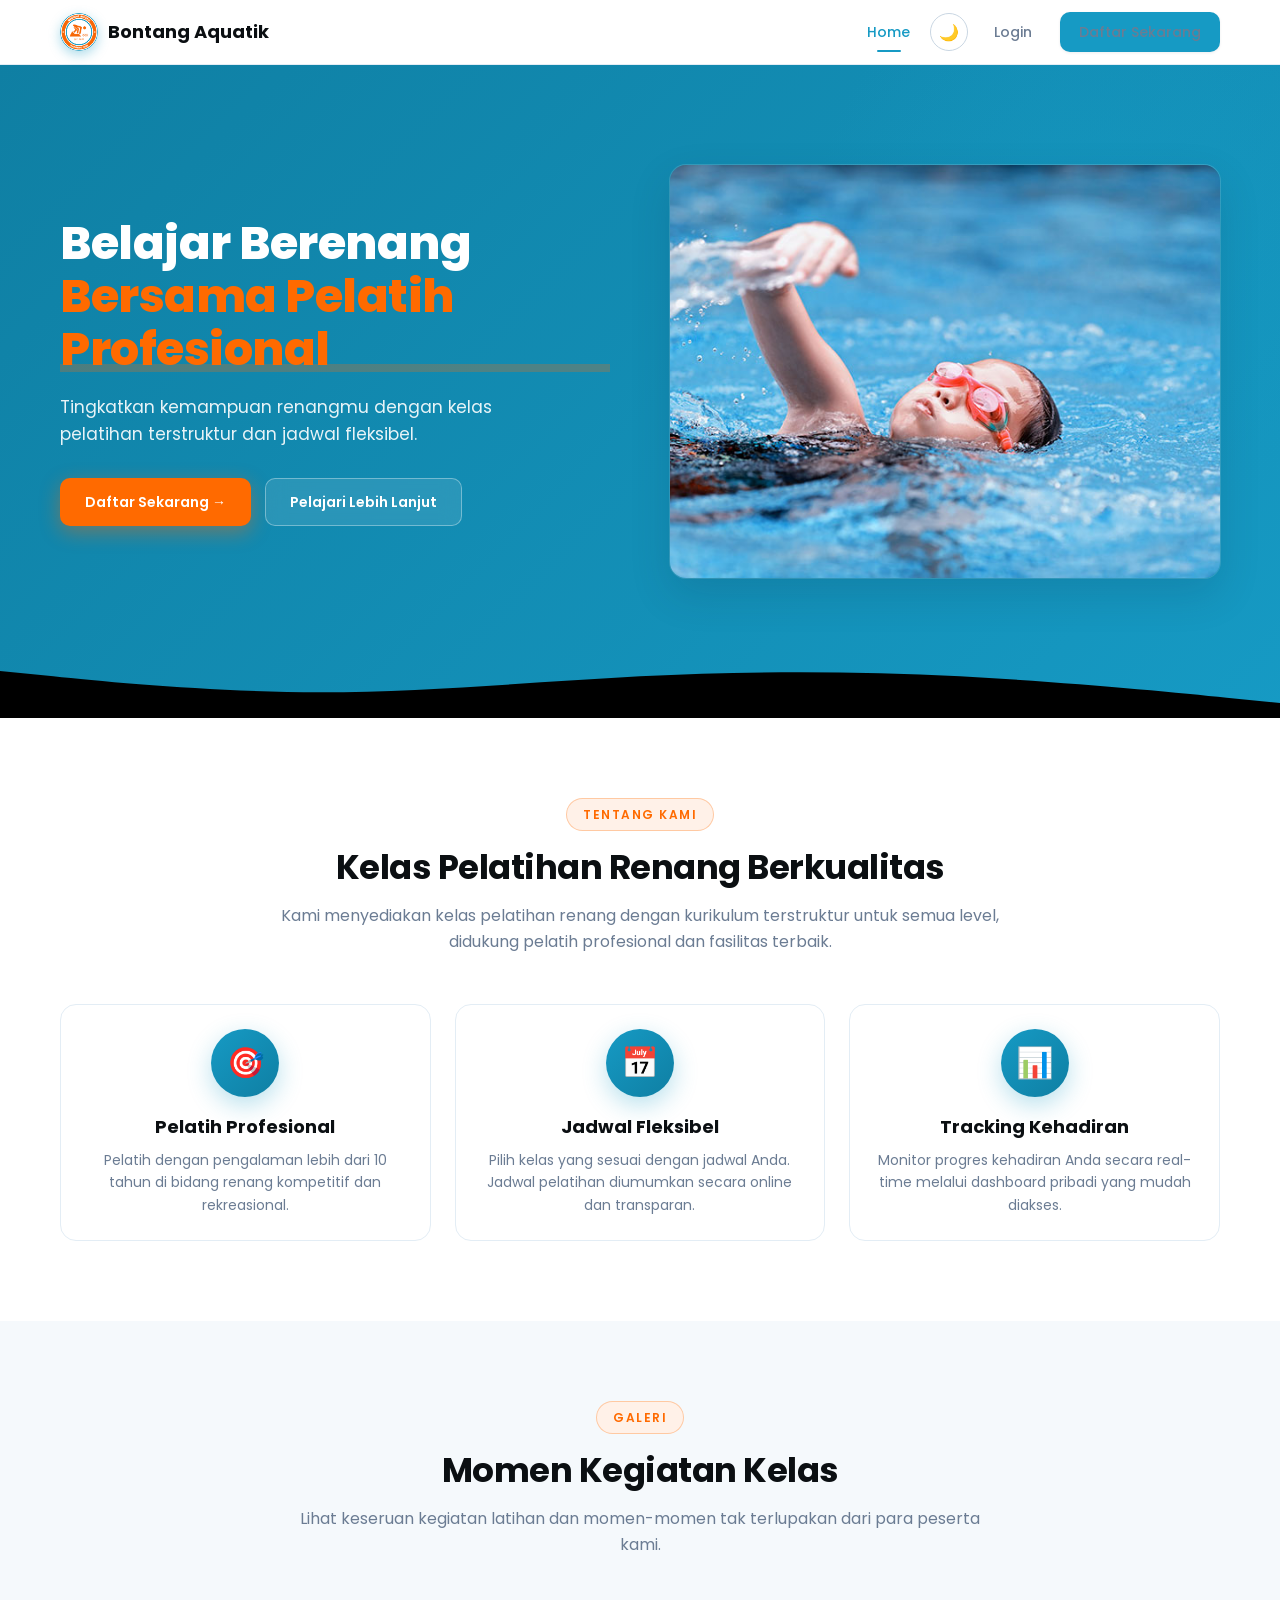
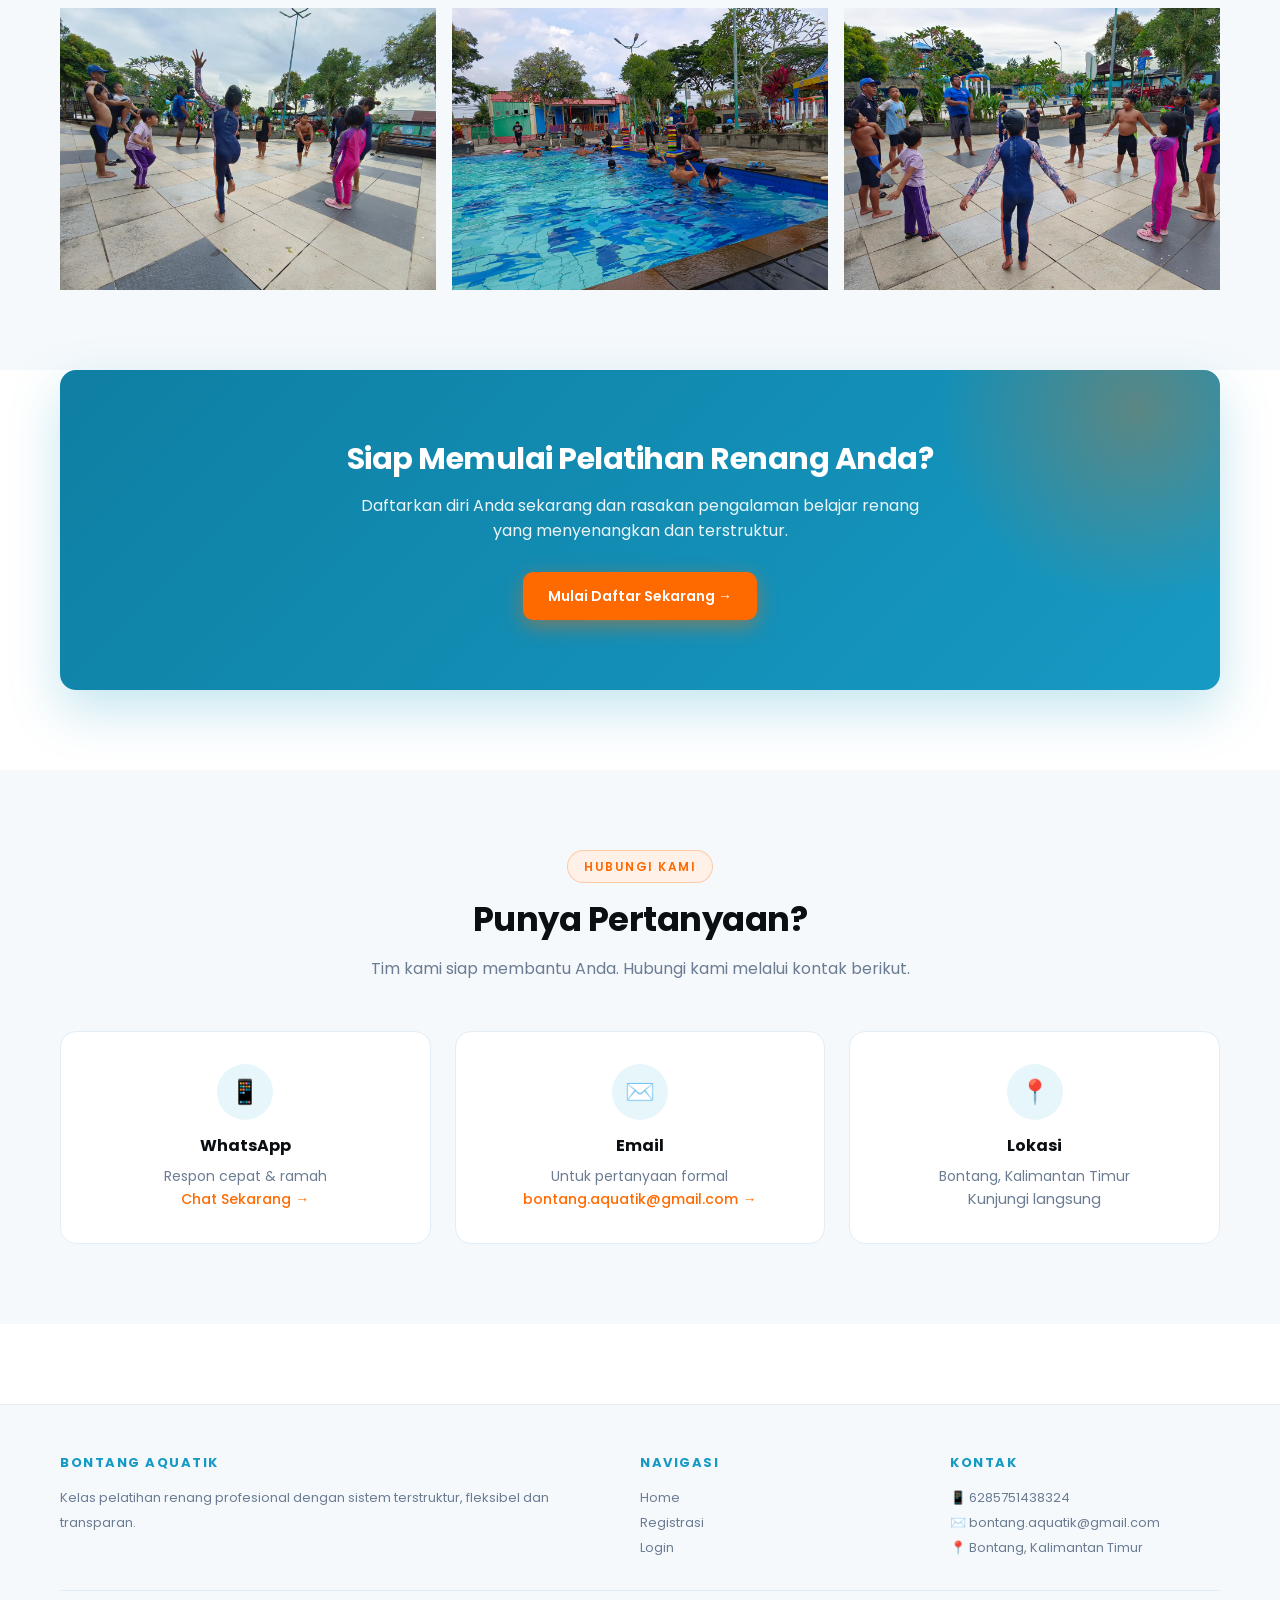
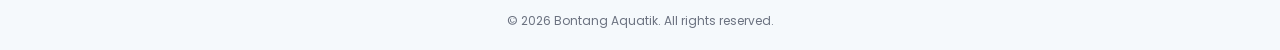
<file: index.html>
<!DOCTYPE html>
<html lang="id">
<head>
  <meta charset="UTF-8">
  <meta name="viewport" content="width=device-width, initial-scale=1.0">
  <title>Bontang Aquatik - Kelas Pelatihan Renang Profesional</title>
  <meta name="description" content="Bergabunglah dengan kelas pelatihan renang terbaik dengan sistem terstruktur dan fleksibel.">
  <link rel="stylesheet" href="assets/css/global.css">
  <link rel="stylesheet" href="assets/css/navbar.css">
  <link rel="stylesheet" href="assets/css/home.css">
</head>
<body>

  <!-- HERO SECTION -->
  <section class="hero">
    <div class="hero-inner">
      <div>
        <h1>Belajar Berenang <span>Bersama Pelatih Profesional</span></h1>
        <p>Tingkatkan kemampuan renangmu dengan kelas pelatihan terstruktur dan jadwal fleksibel.</p>
        <div class="hero-buttons">
          <a href="registrasi.html" class="btn btn-primary">Daftar Sekarang →</a>
          <a href="#tentang" class="btn btn-secondary">Pelajari Lebih Lanjut</a>
        </div>
      </div>
      <div class="hero-image">
        <!-- Ganti placeholder dengan foto kegiatan asli, taruh di assets/images/hero.jpg -->
        <img src="assets/images/hero.jpeg" alt="Kelas Renang">
        <!-- <div class="hero-image-placeholder">🏊‍♂️</div> -->
      </div>
    </div>
  </section>

  <!-- TENTANG / PROFIL -->
  <section class="section" id="tentang">
    <div class="container">
      <div class="section-header">
        <span class="label">Tentang Kami</span>
        <h2>Kelas Pelatihan Renang Berkualitas</h2>
        <p>Kami menyediakan kelas pelatihan renang dengan kurikulum terstruktur untuk semua level, didukung pelatih profesional dan fasilitas terbaik.</p>
      </div>
      <div class="profile-grid">
        <div class="card profile-card">
          <div class="icon">🎯</div>
          <h3>Pelatih Profesional</h3>
          <p>Pelatih dengan pengalaman lebih dari 10 tahun di bidang renang kompetitif dan rekreasional.</p>
        </div>
        <div class="card profile-card">
          <div class="icon">📅</div>
          <h3>Jadwal Fleksibel</h3>
          <p>Pilih kelas yang sesuai dengan jadwal Anda. Jadwal pelatihan diumumkan secara online dan transparan.</p>
        </div>
        <div class="card profile-card">
          <div class="icon">📊</div>
          <h3>Tracking Kehadiran</h3>
          <p>Monitor progres kehadiran Anda secara real-time melalui dashboard pribadi yang mudah diakses.</p>
        </div>
      </div>
    </div>
  </section>

  <!-- GALLERY -->
  <section class="section section-alt" id="galeri">
    <div class="container">
      <div class="section-header">
        <span class="label">Galeri</span>
        <h2>Momen Kegiatan Kelas</h2>
        <p>Lihat keseruan kegiatan latihan dan momen-momen tak terlupakan dari para peserta kami.</p>
      </div>
      <div class="gallery-grid">
        <!-- Ganti div dengan <img src="assets/images/gallery/foto1.jpg"> -->
        <!-- <div class="gallery-item">📷</div>
        <div class="gallery-item">📷</div>
        <div class="gallery-item">📷</div>
        <div class="gallery-item">📷</div>
        <div class="gallery-item">📷</div>
        <div class="gallery-item">📷</div> -->
        <!-- <img src="assets/images/gallery/foto1.jpeg">
        <img src="assets/images/gallery/foto2.jpeg">
        <img src="assets/images/gallery/foto3.jpeg"> -->
        <img src="assets/images/gallery/foto4.jpeg">
        <img src="assets/images/gallery/foto5.jpeg">
        <img src="assets/images/gallery/foto6.jpeg">
      </div>
    </div>
  </section>

  <!-- CTA -->
  <section class="container">
    <div class="cta-section">
      <h2>Siap Memulai Pelatihan Renang Anda?</h2>
      <p>Daftarkan diri Anda sekarang dan rasakan pengalaman belajar renang yang menyenangkan dan terstruktur.</p>
      <a href="registrasi.html" class="btn btn-primary">Mulai Daftar Sekarang →</a>
    </div>
  </section>

  <!-- KONTAK -->
  <section class="section section-alt" id="kontak">
    <div class="container">
      <div class="section-header">
        <span class="label">Hubungi Kami</span>
        <h2>Punya Pertanyaan?</h2>
        <p>Tim kami siap membantu Anda. Hubungi kami melalui kontak berikut.</p>
      </div>
      <div class="contact-grid">
        <div class="contact-card">
          <div class="icon">📱</div>
          <h4>WhatsApp</h4>
          <p>Respon cepat & ramah</p>
          <a data-wa target="_blank" rel="noopener">Chat Sekarang →</a>
        </div>
        <div class="contact-card">
          <div class="icon">✉️</div>
          <h4>Email</h4>
          <p>Untuk pertanyaan formal</p>
          <a id="contact-email" href="#">Kirim Email →</a>
        </div>
        <div class="contact-card">
          <div class="icon">📍</div>
          <h4>Lokasi</h4>
          <p id="contact-alamat">-</p>
          <span class="text-muted">Kunjungi langsung</span>
        </div>
      </div>
    </div>
  </section>

  <script src="assets/js/config.js"></script>
  <script src="assets/js/utils.js"></script>
  <script src="assets/js/auth.js"></script>
  <script src="assets/js/api.js"></script>
  <script src="assets/js/home.js"></script>
  <script>
    // Update kontak dari config
    document.getElementById('contact-email').href = 'mailto:' + CONFIG.CONTACT.email;
    document.getElementById('contact-email').textContent = CONFIG.CONTACT.email + ' →';
    document.getElementById('contact-alamat').textContent = CONFIG.CONTACT.alamat;
  </script>
</body>
</html>
</file>
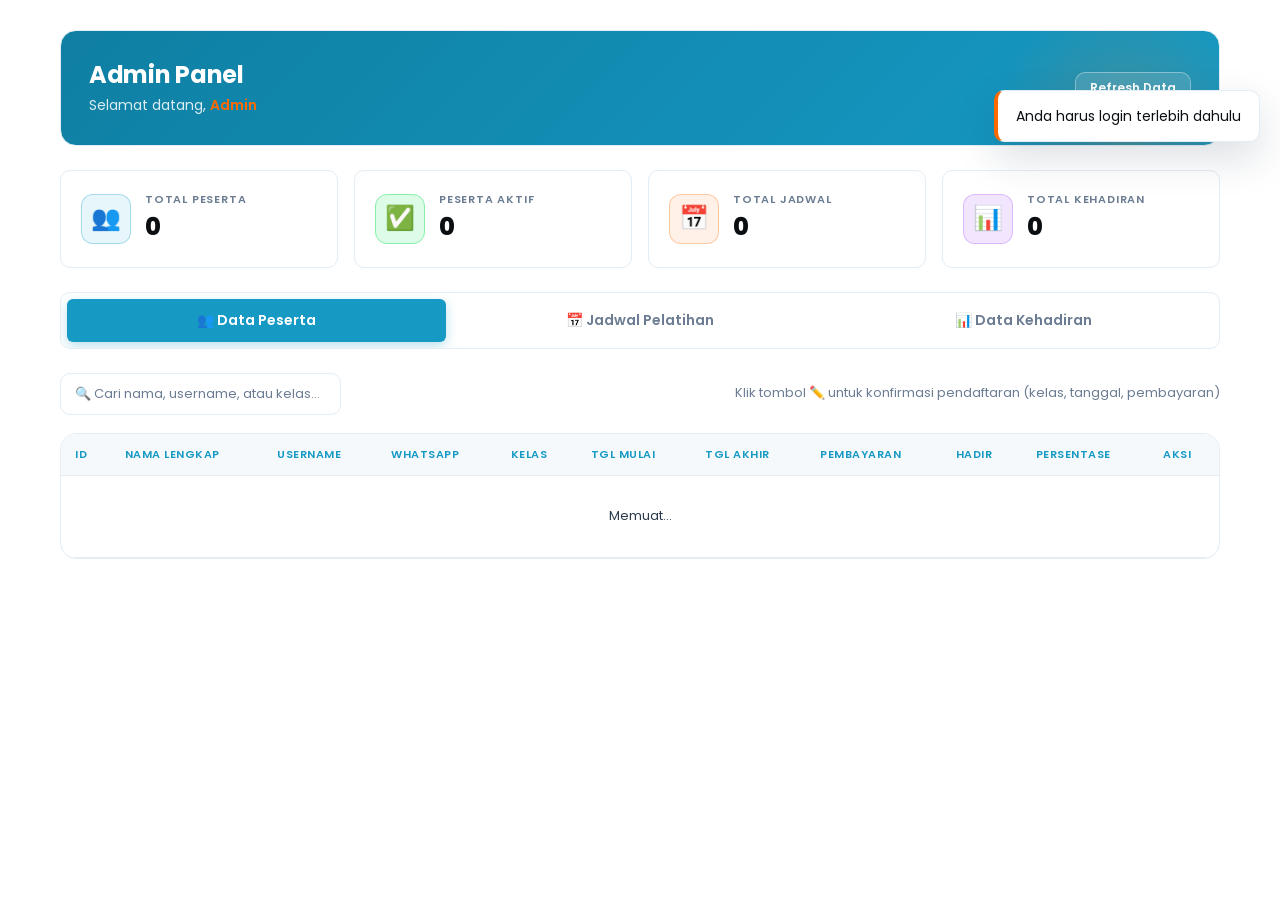
<file: admin.html>
<!DOCTYPE html>
<html lang="id">
<head>
  <meta charset="UTF-8">
  <meta name="viewport" content="width=device-width, initial-scale=1.0">
  <title>Admin Panel - Bontang Aquatik</title>
  <link rel="stylesheet" href="assets/css/global.css">
  <link rel="stylesheet" href="assets/css/navbar.css">
  <link rel="stylesheet" href="assets/css/admin.css">
</head>
<body>

  <div class="admin-dashboard">
    <div class="container">
      <div class="admin-header">
        <div>
          <h1>Admin Panel</h1>
          <p>Selamat datang, <span id="admin-username">Admin</span></p>
        </div>
        <button class="btn btn-secondary btn-sm" id="btn-refresh">Refresh Data</button>
      </div>

      <div class="admin-stats">
        <div class="admin-stat">
          <div class="icon-bg blue">👥</div>
          <div>
            <div class="stat-label">Total Peserta</div>
            <div class="stat-value" id="stat-total-peserta">0</div>
          </div>
        </div>
        <div class="admin-stat">
          <div class="icon-bg green">✅</div>
          <div>
            <div class="stat-label">Peserta Aktif</div>
            <div class="stat-value" id="stat-aktif-peserta">0</div>
          </div>
        </div>
        <div class="admin-stat">
          <div class="icon-bg orange">📅</div>
          <div>
            <div class="stat-label">Total Jadwal</div>
            <div class="stat-value" id="stat-total-jadwal">0</div>
          </div>
        </div>
        <div class="admin-stat">
          <div class="icon-bg purple">📊</div>
          <div>
            <div class="stat-label">Total Kehadiran</div>
            <div class="stat-value" id="stat-total-kehadiran">0</div>
          </div>
        </div>
      </div>

      <div class="tabs">
        <button class="tab-btn active" data-tab="peserta">👥 Data Peserta</button>
        <button class="tab-btn" data-tab="jadwal">📅 Jadwal Pelatihan</button>
        <button class="tab-btn" data-tab="kehadiran">📊 Data Kehadiran</button>
      </div>

      <!-- TAB PESERTA -->
      <div class="tab-content active" id="tab-peserta">
        <div class="toolbar">
          <div class="toolbar-left">
            <input type="text" id="search-peserta" class="search-input" placeholder="🔍 Cari nama, username, atau kelas...">
          </div>
          <div class="text-muted" style="font-size:13px;">
            Klik tombol ✏️ untuk konfirmasi pendaftaran (kelas, tanggal, pembayaran)
          </div>
        </div>
        <div class="table-wrapper">
          <table class="table">
            <thead>
              <tr>
                <th>ID</th>
                <th>Nama Lengkap</th>
                <th>Username</th>
                <th>WhatsApp</th>
                <th>Kelas</th>
                <th>Tgl Mulai</th>
                <th>Tgl Akhir</th>
                <th>Pembayaran</th>
                <th>Hadir</th>
                <th>Persentase</th>
                <th>Aksi</th>
              </tr>
            </thead>
            <tbody id="tbody-peserta">
              <tr><td colspan="11" style="text-align:center;padding:30px;">Memuat...</td></tr>
            </tbody>
          </table>
        </div>
      </div>

      <!-- TAB JADWAL -->
      <div class="tab-content" id="tab-jadwal">
        <div class="toolbar">
          <div class="toolbar-left">
            <input type="text" id="search-jadwal" class="search-input" placeholder="🔍 Cari kelas, lokasi, status...">
          </div>
          <button class="btn btn-primary btn-sm" id="btn-add-jadwal">➕ Tambah Jadwal</button>
        </div>
        <div class="table-wrapper">
          <table class="table">
            <thead>
              <tr>
                <th>Tanggal</th>
                <th>Pukul</th>
                <th>Kelas</th>
                <th>Lokasi</th>
                <th>Status</th>
                <th>ID Pelatih</th>
                <th>Aksi</th>
              </tr>
            </thead>
            <tbody id="tbody-jadwal">
              <tr><td colspan="7" style="text-align:center;padding:30px;">Memuat...</td></tr>
            </tbody>
          </table>
        </div>
      </div>

      <!-- TAB KEHADIRAN -->
      <div class="tab-content" id="tab-kehadiran">
        <div class="toolbar">
          <div class="toolbar-left">
            <select id="filter-periode" class="filter-select">
              <option value="all">Semua Periode</option>
              <option value="minggu">Minggu Ini</option>
              <option value="bulan">Bulan Ini</option>
              <option value="tahun">Tahun Ini</option>
            </select>
          </div>
        </div>
        <div class="table-wrapper">
          <table class="table">
            <thead>
              <tr>
                <th>Tanggal</th>
                <th>Pukul</th>
                <th>Nama Peserta</th>
                <th>Kelas</th>
                <th>Lokasi</th>
                <th>Status</th>
                <th>Aksi</th>
              </tr>
            </thead>
            <tbody id="tbody-kehadiran">
              <tr><td colspan="7" style="text-align:center;padding:30px;">Memuat...</td></tr>
            </tbody>
          </table>
        </div>
      </div>

    </div>
  </div>

  <script src="assets/js/config.js"></script>
  <script src="assets/js/utils.js"></script>
  <script src="assets/js/auth.js"></script>
  <script src="assets/js/api.js"></script>
  <script src="assets/js/admin.js"></script>
</body>
</html>
</file>
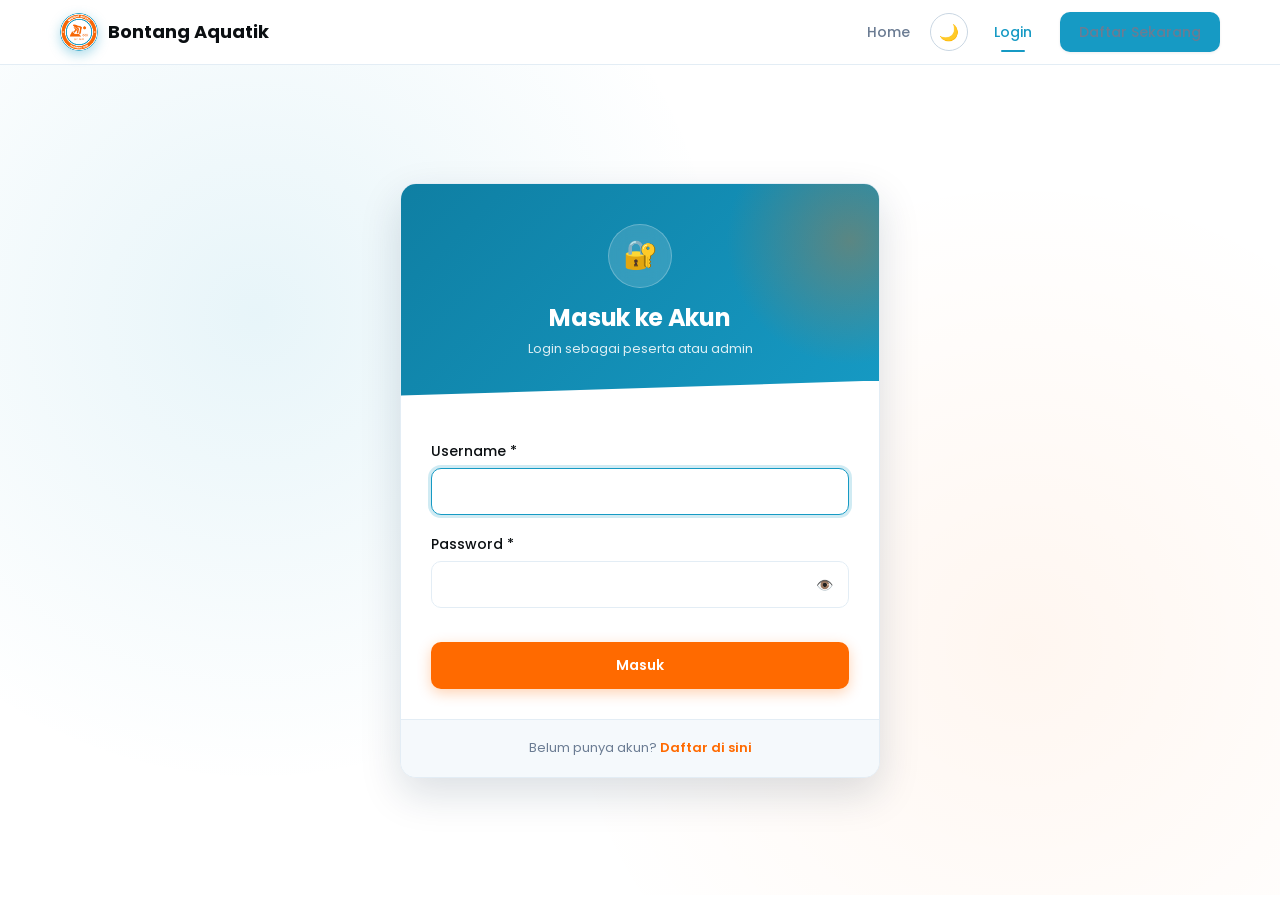
<file: login.html>
<!DOCTYPE html>
<html lang="id">
<head>
  <meta charset="UTF-8">
  <meta name="viewport" content="width=device-width, initial-scale=1.0">
  <title>Login - Bontang Aquatik</title>
  <link rel="stylesheet" href="assets/css/global.css">
  <link rel="stylesheet" href="assets/css/navbar.css">
  <link rel="stylesheet" href="assets/css/auth.css">
</head>
<body>

  <div class="auth-page">
    <div class="auth-container">
      <div class="auth-card">
        <div class="auth-header">
          <div class="icon">🔐</div>
          <h1>Masuk ke Akun</h1>
          <p>Login sebagai peserta atau admin</p>
        </div>
        <div class="auth-body">
          <form id="form-login">
            <div class="form-group">
              <label for="username">Username *</label>
              <input type="text" id="username" name="username" class="form-control" required autofocus>
            </div>
            <div class="form-group">
              <label for="password">Password *</label>
              <div class="password-wrap">
                <input type="password" id="password" name="password" class="form-control" required>
                <button type="button" class="password-toggle" id="toggle-password" aria-label="Toggle password">👁️</button>
              </div>
            </div>
            <button type="submit" class="btn btn-primary btn-block mt-2">Masuk</button>
          </form>
        </div>
        <div class="auth-footer">
          Belum punya akun? <a href="registrasi.html">Daftar di sini</a>
        </div>
      </div>
    </div>
  </div>

  <script src="assets/js/config.js"></script>
  <script src="assets/js/utils.js"></script>
  <script src="assets/js/auth.js"></script>
  <script src="assets/js/api.js"></script>
  <script src="assets/js/login.js"></script>
</body>
</html>
</file>
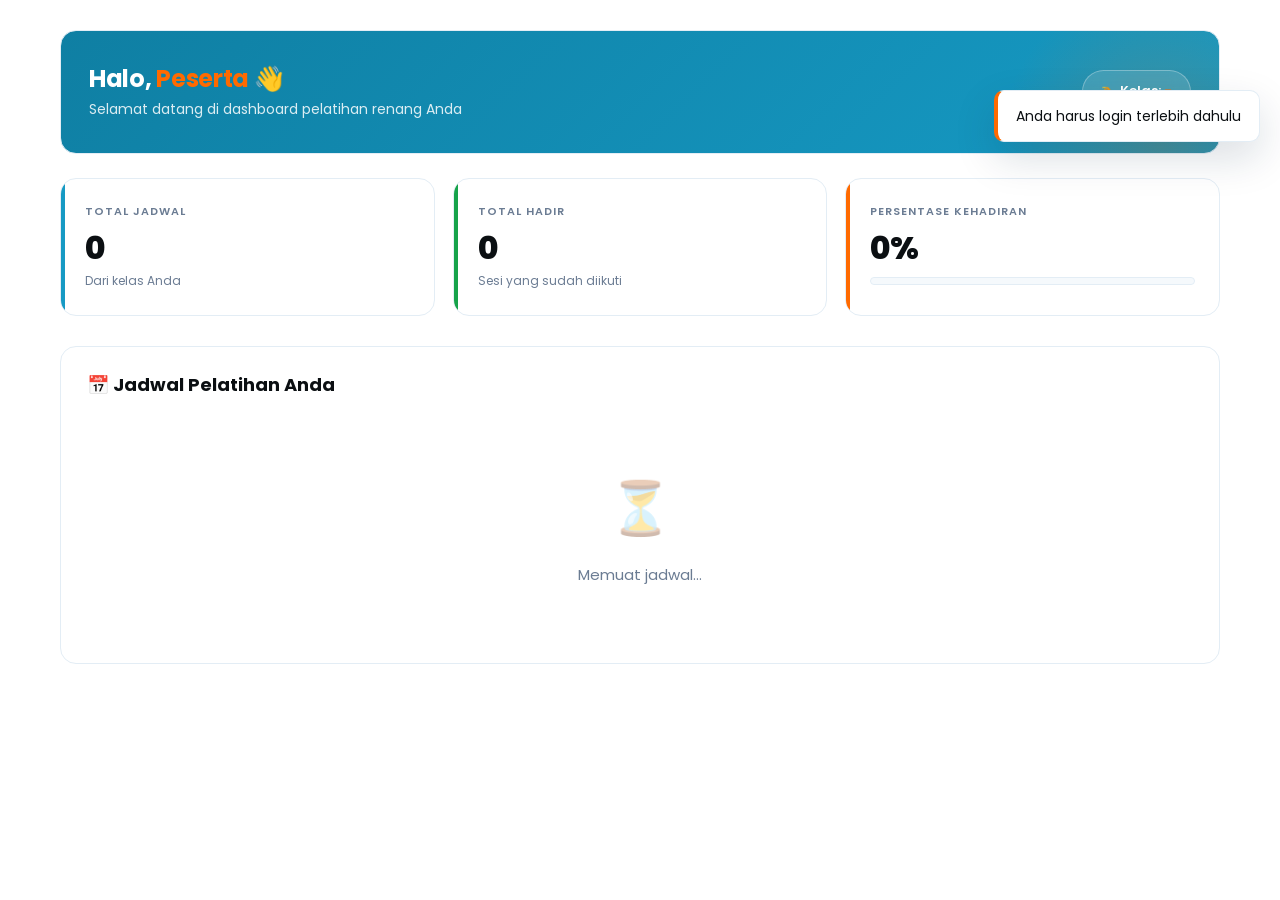
<file: peserta.html>
<!DOCTYPE html>
<html lang="id">
<head>
  <meta charset="UTF-8">
  <meta name="viewport" content="width=device-width, initial-scale=1.0">
  <title>Dashboard Peserta - Bontang Aquatik</title>
  <link rel="stylesheet" href="assets/css/global.css">
  <link rel="stylesheet" href="assets/css/navbar.css">
  <link rel="stylesheet" href="assets/css/peserta.css">
</head>
<body>

  <div class="dashboard">
    <div class="container">
      <div class="dashboard-header">
        <div>
          <h1>Halo, <span id="user-nama">Peserta</span> 👋</h1>
          <p>Selamat datang di dashboard pelatihan renang Anda</p>
        </div>
        <div class="kelas-badge">🏊 Kelas: <span id="user-kelas">-</span></div>
      </div>

      <div class="stats-grid">
        <div class="stat-card">
          <div class="stat-label">Total Jadwal</div>
          <div class="stat-value" id="stat-total">0</div>
          <div class="stat-sub">Dari kelas Anda</div>
        </div>
        <div class="stat-card success">
          <div class="stat-label">Total Hadir</div>
          <div class="stat-value" id="stat-hadir">0</div>
          <div class="stat-sub">Sesi yang sudah diikuti</div>
        </div>
        <div class="stat-card warning">
          <div class="stat-label">Persentase Kehadiran</div>
          <div class="stat-value" id="stat-persen">0%</div>
          <div class="progress-bar"><div class="progress-fill" id="progress-fill" style="width:0%"></div></div>
        </div>
      </div>

      <div class="dashboard-section">
        <h2>📅 Jadwal Pelatihan Anda</h2>
        <div id="jadwal-list">
          <div class="empty-state">
            <div class="icon">⏳</div>
            <p>Memuat jadwal...</p>
          </div>
        </div>
      </div>
    </div>
  </div>

  <script src="assets/js/config.js"></script>
  <script src="assets/js/utils.js"></script>
  <script src="assets/js/auth.js"></script>
  <script src="assets/js/api.js"></script>
  <script src="assets/js/peserta.js"></script>
</body>
</html>
</file>
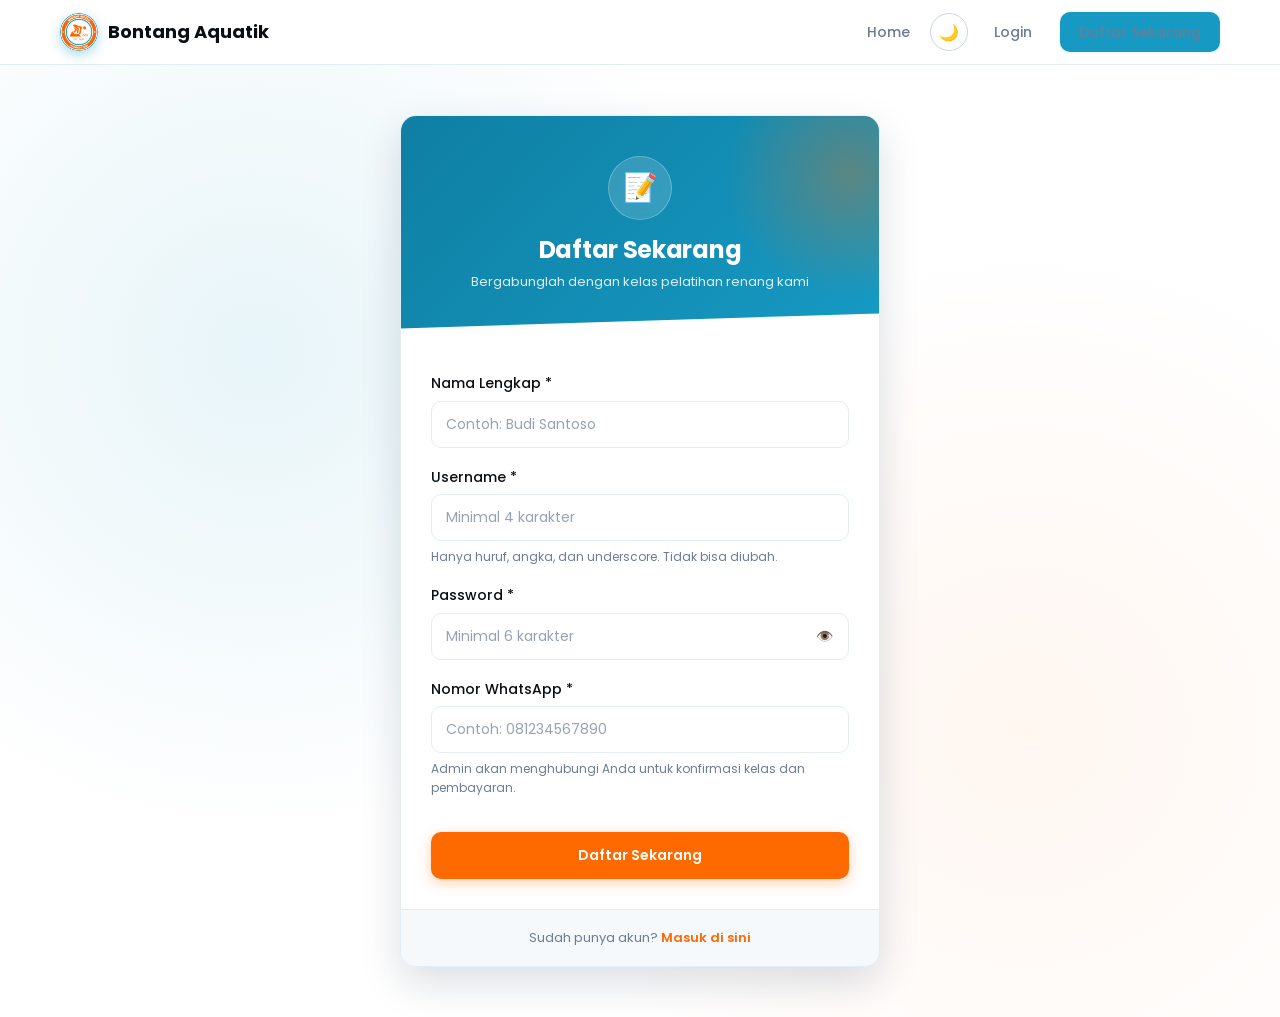
<file: registrasi.html>
<!DOCTYPE html>
<html lang="id">
<head>
  <meta charset="UTF-8">
  <meta name="viewport" content="width=device-width, initial-scale=1.0">
  <title>Registrasi - Bontang Aquatik</title>
  <link rel="stylesheet" href="assets/css/global.css">
  <link rel="stylesheet" href="assets/css/navbar.css">
  <link rel="stylesheet" href="assets/css/auth.css">
</head>
<body>

  <div class="auth-page">
    <div class="auth-container">
      <div class="auth-card">
        <div class="auth-header">
          <div class="icon">📝</div>
          <h1>Daftar Sekarang</h1>
          <p>Bergabunglah dengan kelas pelatihan renang kami</p>
        </div>
        <div class="auth-body">
          <form id="form-registrasi">
            <div class="form-group">
              <label for="nama_lengkap">Nama Lengkap *</label>
              <input type="text" id="nama_lengkap" name="nama_lengkap" class="form-control" required placeholder="Contoh: Budi Santoso">
            </div>
            <div class="form-group">
              <label for="username">Username *</label>
              <input type="text" id="username" name="username" class="form-control" required placeholder="Minimal 4 karakter" minlength="4" pattern="[a-zA-Z0-9_]+">
              <p class="form-helper">Hanya huruf, angka, dan underscore. Tidak bisa diubah.</p>
            </div>
            <div class="form-group">
              <label for="password">Password *</label>
              <div class="password-wrap">
                <input type="password" id="password" name="password" class="form-control" required minlength="6" placeholder="Minimal 6 karakter">
                <button type="button" class="password-toggle" id="toggle-password" aria-label="Toggle password">👁️</button>
              </div>
            </div>
            <div class="form-group">
              <label for="nomor_whatsapp">Nomor WhatsApp *</label>
              <input type="tel" id="nomor_whatsapp" name="nomor_whatsapp" class="form-control" required placeholder="Contoh: 081234567890">
              <p class="form-helper">Admin akan menghubungi Anda untuk konfirmasi kelas dan pembayaran.</p>
            </div>
            <button type="submit" class="btn btn-primary btn-block mt-2">Daftar Sekarang</button>
          </form>
        </div>
        <div class="auth-footer">
          Sudah punya akun? <a href="login.html">Masuk di sini</a>
        </div>
      </div>
    </div>
  </div>

  <script src="assets/js/config.js"></script>
  <script src="assets/js/utils.js"></script>
  <script src="assets/js/auth.js"></script>
  <script src="assets/js/api.js"></script>
  <script src="assets/js/registrasi.js"></script>
</body>
</html>
</file>
<file: assets/css/global.css>
/* ================== GLOBAL STYLES — Dual Theme (Light + Dark) ================== */
@import url('https://fonts.googleapis.com/css2?family=Poppins:wght@300;400;500;600;700;800&display=swap');

/* =========================================================
   LIGHT THEME (default)
   ========================================================= */
:root,
[data-theme="light"] {
  /* Brand — Primary (Aqua Blue) */
  --color-primary: #169AC4;
  --color-primary-dark: #0F7FA3;
  --color-primary-light: #E6F6FB;

  /* Accent — Orange CTA */
  --color-accent: #FF6A00;
  --color-accent-hover: #E65C00;
  --color-accent-soft: #FFF1E8;

  /* Surfaces */
  --color-bg: #FFFFFF;
  --color-bg-section: #F5F9FC;
  --color-card: #FFFFFF;
  --color-card-hover: #F8FBFD;
  --color-border: #E3EDF5;
  --color-border-strong: #C9D6E2;
  --color-disabled-bg: #E3EDF5;
  --color-disabled-text: #6B7280;

  /* Text Hierarchy */
  --color-text-heading: #0B0F12;
  --color-text-main: #2A3A4B;
  --color-text-secondary: #6B7C93;
  --color-text-subheading: #169AC4;
  --color-text-highlight: #FF6A00;
  --color-text-on-primary: #FFFFFF;

  /* Hero / dashboard headers — gradient adaptif */
  --gradient-hero: linear-gradient(135deg, #0F7FA3 0%, #169AC4 100%);
  --gradient-header: linear-gradient(135deg, #0F7FA3 0%, #169AC4 100%);

  /* Status */
  --color-success: #16A34A;
  --color-warning: #F59E0B;
  --color-danger: #DC2626;
  --badge-success-bg: #DCFCE7; --badge-success-text: #166534; --badge-success-border: #86EFAC;
  --badge-warning-bg: #FEF3C7; --badge-warning-text: #92400E; --badge-warning-border: #FCD34D;
  --badge-danger-bg:  #FEE2E2; --badge-danger-text:  #991B1B; --badge-danger-border:  #FCA5A5;
  --badge-info-bg:    #DBEAFE; --badge-info-text:    #1E40AF; --badge-info-border:    #93C5FD;

  /* Shadows */
  --shadow-sm: 0 1px 3px rgba(15, 42, 68, 0.08);
  --shadow-md: 0 4px 16px rgba(15, 42, 68, 0.10);
  --shadow-lg: 0 16px 40px rgba(15, 42, 68, 0.15);
  --shadow-glow: 0 0 0 3px rgba(22, 154, 196, 0.20);
  --shadow-glow-accent: 0 0 0 3px rgba(255, 106, 0, 0.20);

  /* Loader/modal overlay */
  --overlay-bg: rgba(11, 15, 18, 0.45);

  /* Tinted overlays untuk auth-page background */
  --auth-overlay-1: rgba(22, 154, 196, 0.10);
  --auth-overlay-2: rgba(255, 106, 0, 0.06);

  /* Calendar/time picker icon — di light mode tidak perlu invert */
  --picker-filter: none;
  --picker-filter-hover: none;

  color-scheme: light;
}

/* =========================================================
   DARK THEME
   ========================================================= */
[data-theme="dark"] {
  /* Brand */
  --color-primary: #38BDF8;          /* sedikit lebih cerah agar kontras di dark */
  --color-primary-dark: #169AC4;
  --color-primary-light: rgba(22, 154, 196, 0.15);

  /* Accent */
  --color-accent: #FF6A00;
  --color-accent-hover: #FF8124;
  --color-accent-soft: rgba(255, 106, 0, 0.12);

  /* Surfaces */
  --color-bg: #0B0F12;
  --color-bg-section: #11161B;
  --color-card: #1A1F24;
  --color-card-hover: #20262C;
  --color-border: #2A3137;
  --color-border-strong: #3A434B;
  --color-disabled-bg: #2A3137;
  --color-disabled-text: #6B7280;

  /* Text */
  --color-text-heading: #FFFFFF;
  --color-text-main: #E5E7EB;
  --color-text-secondary: #A0AEC0;
  --color-text-subheading: #38BDF8;
  --color-text-highlight: #FF6A00;
  --color-text-on-primary: #FFFFFF;

  /* Gradients di dark mode lebih dalam */
  --gradient-hero: linear-gradient(135deg, #0B0F12 0%, #0F7FA3 100%);
  --gradient-header: linear-gradient(135deg, #0B0F12 0%, #0F7FA3 100%);

  /* Status (lebih bright agar pop di dark) */
  --color-success: #22C55E;
  --color-warning: #F59E0B;
  --color-danger: #EF4444;
  --badge-success-bg: rgba(34, 197, 94, 0.15);  --badge-success-text: #4ADE80;  --badge-success-border: rgba(34, 197, 94, 0.30);
  --badge-warning-bg: rgba(245, 158, 11, 0.15); --badge-warning-text: #FBBF24;  --badge-warning-border: rgba(245, 158, 11, 0.30);
  --badge-danger-bg:  rgba(239, 68, 68, 0.15);  --badge-danger-text:  #F87171;  --badge-danger-border:  rgba(239, 68, 68, 0.30);
  --badge-info-bg:    rgba(56, 189, 248, 0.15); --badge-info-text:    #38BDF8;  --badge-info-border:    rgba(56, 189, 248, 0.30);

  /* Shadows */
  --shadow-sm: 0 1px 3px rgba(0, 0, 0, 0.4);
  --shadow-md: 0 4px 16px rgba(0, 0, 0, 0.45);
  --shadow-lg: 0 16px 40px rgba(0, 0, 0, 0.55);
  --shadow-glow: 0 0 0 3px rgba(56, 189, 248, 0.25);
  --shadow-glow-accent: 0 0 0 3px rgba(255, 106, 0, 0.25);

  --overlay-bg: rgba(0, 0, 0, 0.7);

  --auth-overlay-1: rgba(22, 154, 196, 0.15);
  --auth-overlay-2: rgba(255, 106, 0, 0.08);

  /* Date/time picker icon di-invert agar terlihat di dark */
  --picker-filter: invert(1) opacity(0.6);
  --picker-filter-hover: invert(1) opacity(1);

  color-scheme: dark;
}

/* =========================================================
   BASE RESET
   ========================================================= */
* { box-sizing: border-box; margin: 0; padding: 0; }

html { scroll-behavior: smooth; }

body {
  font-family: 'Poppins', sans-serif;
  background: var(--color-bg);
  color: var(--color-text-main);
  line-height: 1.6;
  font-size: 15px;
  min-height: 100vh;
  transition: background-color 0.3s ease, color 0.3s ease;
}

h1, h2, h3, h4, h5, h6 {
  color: var(--color-text-heading);
  font-weight: 700;
  line-height: 1.3;
}

a { color: var(--color-primary); text-decoration: none; transition: var(--transition); }
a:hover { color: var(--color-accent); }

img { max-width: 100%; display: block; }

.container {
  max-width: 1200px;
  margin: 0 auto;
  padding: 0 20px;
}

::selection { background: var(--color-primary); color: #fff; }

:root {
  --radius-sm: 6px;
  --radius-md: 10px;
  --radius-lg: 16px;
  --transition: all 0.25s ease;
}

/* =========================================================
   BUTTONS
   ========================================================= */
.btn {
  display: inline-flex;
  align-items: center;
  justify-content: center;
  gap: 8px;
  padding: 12px 24px;
  border: 1.5px solid transparent;
  border-radius: var(--radius-md);
  font-family: inherit;
  font-size: 14px;
  font-weight: 600;
  cursor: pointer;
  transition: var(--transition);
  white-space: nowrap;
}
.btn:focus-visible { outline: none; box-shadow: var(--shadow-glow); }
.btn:disabled {
  background: var(--color-disabled-bg);
  color: var(--color-disabled-text);
  border-color: transparent;
  cursor: not-allowed;
}

.btn-primary {
  background: var(--color-primary);
  color: #fff;
  box-shadow: var(--shadow-sm);
}
.btn-primary:hover:not(:disabled) {
  background: var(--color-primary-dark);
  transform: translateY(-1px);
  box-shadow: var(--shadow-md);
}

.btn-secondary {
  background: transparent;
  color: var(--color-primary);
  border-color: var(--color-primary);
}
.btn-secondary:hover:not(:disabled) {
  background: var(--color-primary);
  color: #fff;
}

.btn-accent {
  background: var(--color-accent);
  color: #fff;
  box-shadow: 0 4px 14px rgba(255, 106, 0, 0.30);
}
.btn-accent:hover:not(:disabled) {
  background: var(--color-accent-hover);
  transform: translateY(-1px);
  box-shadow: 0 6px 20px rgba(255, 106, 0, 0.40);
}

.btn-danger { background: var(--color-danger); color: #fff; }
.btn-danger:hover:not(:disabled) { background: #B91C1C; }

.btn-success { background: var(--color-success); color: #fff; }
.btn-success:hover:not(:disabled) { background: #15803D; }

.btn-sm { padding: 6px 14px; font-size: 12px; }
.btn-block { width: 100%; }

/* =========================================================
   FORM
   ========================================================= */
.form-group { margin-bottom: 18px; }
.form-group label {
  display: block;
  margin-bottom: 6px;
  font-weight: 500;
  color: var(--color-text-heading);
  font-size: 14px;
}

.form-control {
  width: 100%;
  padding: 12px 14px;
  border: 1.5px solid var(--color-border);
  border-radius: var(--radius-md);
  font-family: inherit;
  font-size: 14px;
  color: var(--color-text-heading);
  background: var(--color-card);
  transition: var(--transition);
}
.form-control::placeholder { color: var(--color-text-secondary); opacity: 0.7; }
.form-control:focus {
  outline: none;
  border-color: var(--color-primary);
  box-shadow: var(--shadow-glow);
}
.form-control:disabled {
  background: var(--color-disabled-bg);
  color: var(--color-disabled-text);
  cursor: not-allowed;
}

select.form-control { cursor: pointer; }

input[type="date"]::-webkit-calendar-picker-indicator,
input[type="time"]::-webkit-calendar-picker-indicator {
  filter: var(--picker-filter);
  cursor: pointer;
}
input[type="date"]::-webkit-calendar-picker-indicator:hover,
input[type="time"]::-webkit-calendar-picker-indicator:hover {
  filter: var(--picker-filter-hover);
}

input[type="checkbox"] {
  width: 18px;
  height: 18px;
  accent-color: var(--color-primary);
  cursor: pointer;
}

/* =========================================================
   CARDS
   ========================================================= */
.card {
  background: var(--color-card);
  border: 1px solid var(--color-border);
  border-radius: var(--radius-lg);
  padding: 24px;
  transition: var(--transition);
}
.card:hover {
  border-color: var(--color-primary);
  box-shadow: var(--shadow-md);
  transform: translateY(-2px);
}

/* =========================================================
   BADGE
   ========================================================= */
.badge {
  display: inline-block;
  padding: 4px 10px;
  border-radius: 999px;
  font-size: 11px;
  font-weight: 600;
  text-transform: uppercase;
  letter-spacing: 0.5px;
  border: 1px solid transparent;
}
.badge-success { background: var(--badge-success-bg); color: var(--badge-success-text); border-color: var(--badge-success-border); }
.badge-warning { background: var(--badge-warning-bg); color: var(--badge-warning-text); border-color: var(--badge-warning-border); }
.badge-danger  { background: var(--badge-danger-bg);  color: var(--badge-danger-text);  border-color: var(--badge-danger-border); }
.badge-info    { background: var(--badge-info-bg);    color: var(--badge-info-text);    border-color: var(--badge-info-border); }

/* =========================================================
   TABLE
   ========================================================= */
.table-wrapper {
  overflow-x: auto;
  background: var(--color-card);
  border: 1px solid var(--color-border);
  border-radius: var(--radius-lg);
}
.table {
  width: 100%;
  border-collapse: collapse;
  font-size: 13px;
}
.table th, .table td {
  padding: 12px 14px;
  text-align: left;
  border-bottom: 1px solid var(--color-border);
  color: var(--color-text-main);
}
.table th {
  background: var(--color-bg-section);
  color: var(--color-primary);
  font-weight: 600;
  position: sticky;
  top: 0;
  white-space: nowrap;
  text-transform: uppercase;
  font-size: 11px;
  letter-spacing: 0.5px;
}
.table tbody tr { transition: var(--transition); }
.table tbody tr:hover { background: var(--color-card-hover); }
.table tbody tr:hover td { color: var(--color-text-heading); }

/* =========================================================
   NOTIFICATION
   ========================================================= */
#notif-container {
  position: fixed;
  top: 90px;
  right: 20px;
  z-index: 9999;
  display: flex;
  flex-direction: column;
  gap: 10px;
  max-width: 360px;
}
.notif {
  padding: 14px 18px;
  border-radius: var(--radius-md);
  background: var(--color-card);
  color: var(--color-text-heading);
  box-shadow: var(--shadow-lg);
  border: 1px solid var(--color-border);
  border-left: 4px solid var(--color-primary);
  font-size: 14px;
  animation: slideIn 0.3s ease;
}
.notif.success { border-left-color: var(--color-success); }
.notif.error   { border-left-color: var(--color-danger); }
.notif.warning { border-left-color: var(--color-accent); }
@keyframes slideIn {
  from { transform: translateX(120%); opacity: 0; }
  to { transform: translateX(0); opacity: 1; }
}
.notif.fadeout { animation: fadeOut 0.3s ease forwards; }
@keyframes fadeOut {
  to { transform: translateX(120%); opacity: 0; }
}

/* =========================================================
   LOADING
   ========================================================= */
.loader-overlay {
  position: fixed;
  inset: 0;
  background: var(--overlay-bg);
  backdrop-filter: blur(4px);
  display: none;
  align-items: center;
  justify-content: center;
  z-index: 10000;
}
.loader-overlay.active { display: flex; }
.spinner {
  width: 48px;
  height: 48px;
  border: 4px solid var(--color-border);
  border-top-color: var(--color-primary);
  border-right-color: var(--color-accent);
  border-radius: 50%;
  animation: spin 0.8s linear infinite;
}
@keyframes spin { to { transform: rotate(360deg); } }

/* =========================================================
   MODAL
   ========================================================= */
.modal-backdrop {
  position: fixed;
  inset: 0;
  background: var(--overlay-bg);
  backdrop-filter: blur(6px);
  display: none;
  align-items: center;
  justify-content: center;
  z-index: 9998;
  padding: 20px;
}
.modal-backdrop.active { display: flex; animation: fadeIn 0.2s ease; }
@keyframes fadeIn { from { opacity: 0; } to { opacity: 1; } }
.modal {
  background: var(--color-card);
  border: 1px solid var(--color-border);
  border-radius: var(--radius-lg);
  width: 100%;
  max-width: 540px;
  max-height: 90vh;
  overflow-y: auto;
  animation: slideUp 0.3s ease;
  box-shadow: var(--shadow-lg);
}
@keyframes slideUp {
  from { transform: translateY(30px); opacity: 0; }
  to { transform: translateY(0); opacity: 1; }
}
.modal-header {
  padding: 20px 24px;
  border-bottom: 1px solid var(--color-border);
  display: flex;
  justify-content: space-between;
  align-items: center;
}
.modal-header h3 { font-size: 18px; color: var(--color-text-heading); }
.modal-close {
  background: none;
  border: none;
  font-size: 24px;
  cursor: pointer;
  color: var(--color-text-secondary);
  line-height: 1;
  transition: var(--transition);
}
.modal-close:hover { color: var(--color-accent); }
.modal-body { padding: 24px; }
.modal-body p { color: var(--color-text-main); }
.modal-footer {
  padding: 16px 24px;
  border-top: 1px solid var(--color-border);
  display: flex;
  justify-content: flex-end;
  gap: 10px;
}

/* =========================================================
   SCROLLBAR
   ========================================================= */
::-webkit-scrollbar { width: 10px; height: 10px; }
::-webkit-scrollbar-track { background: var(--color-bg-section); }
::-webkit-scrollbar-thumb { background: var(--color-border-strong); border-radius: 10px; }
::-webkit-scrollbar-thumb:hover { background: var(--color-primary); }

/* =========================================================
   THEME TOGGLE BUTTON (di navbar)
   ========================================================= */
.theme-toggle {
  width: 38px;
  height: 38px;
  border: 1px solid var(--color-border-strong);
  background: transparent;
  color: var(--color-text-heading);
  border-radius: 50%;
  cursor: pointer;
  display: inline-flex;
  align-items: center;
  justify-content: center;
  font-size: 16px;
  transition: var(--transition);
  margin-right: 6px;
  flex-shrink: 0;
}
.theme-toggle:hover {
  background: var(--color-primary);
  border-color: var(--color-primary);
  color: #fff;
  transform: rotate(15deg);
}
.theme-toggle:focus-visible {
  outline: none;
  box-shadow: var(--shadow-glow);
}

/* Saat di hero/dashboard header (yg gelap), warna toggle di-override agar terlihat */
.navbar .theme-toggle {
  border-color: rgba(255, 255, 255, 0.25);
  color: #fff;
}
[data-theme="light"] .navbar .theme-toggle {
  border-color: var(--color-border-strong);
  color: var(--color-text-heading);
}

/* =========================================================
   UTILITIES
   ========================================================= */
.text-center { text-align: center; }
.text-muted { color: var(--color-text-secondary); }
.text-primary { color: var(--color-primary); }
.text-accent { color: var(--color-accent); }
.text-highlight { color: var(--color-text-highlight); }
.mt-1 { margin-top: 8px; } .mt-2 { margin-top: 16px; } .mt-3 { margin-top: 24px; } .mt-4 { margin-top: 32px; }
.mb-1 { margin-bottom: 8px; } .mb-2 { margin-bottom: 16px; } .mb-3 { margin-bottom: 24px; } .mb-4 { margin-bottom: 32px; }
.flex { display: flex; }
.flex-between { display: flex; justify-content: space-between; align-items: center; }
.gap-1 { gap: 8px; } .gap-2 { gap: 16px; } .gap-3 { gap: 24px; }
.hidden { display: none !important; }

/* =========================================================
   RESPONSIVE
   ========================================================= */
@media (max-width: 768px) {
  .container { padding: 0 16px; }
  .card { padding: 18px; }
  .modal-body { padding: 18px; }
  body { font-size: 14px; }
  .table th, .table td { padding: 10px; font-size: 12px; }
}
</file>
<file: assets/css/navbar.css>
/* ================== NAVBAR — Adaptive Light/Dark ================== */
.navbar {
  position: sticky;
  top: 0;
  z-index: 100;
  background: var(--color-card);
  backdrop-filter: blur(12px);
  -webkit-backdrop-filter: blur(12px);
  color: var(--color-text-heading);
  border-bottom: 1px solid var(--color-border);
  transition: background-color 0.3s ease, border-color 0.3s ease;
}

/* Dark mode: navbar lebih translucent */
[data-theme="dark"] .navbar {
  background: rgba(11, 15, 18, 0.85);
}
/* Light mode: navbar full putih dengan blur */
[data-theme="light"] .navbar {
  background: rgba(255, 255, 255, 0.92);
}

.navbar-inner {
  max-width: 1200px;
  margin: 0 auto;
  padding: 12px 20px;
  display: flex;
  align-items: center;
  justify-content: space-between;
}

.navbar-brand {
  display: flex;
  align-items: center;
  gap: 10px;
  color: var(--color-text-heading);
  font-weight: 700;
  font-size: 18px;
}
.navbar-brand:hover { color: var(--color-primary); }

.navbar-brand-logo {
  width: 38px;
  height: 38px;
  background: linear-gradient(135deg, var(--color-primary) 0%, var(--color-primary-dark) 100%);
  border-radius: 50%;
  display: flex;
  align-items: center;
  justify-content: center;
  font-size: 18px;
  box-shadow: 0 4px 12px rgba(22, 154, 196, 0.35);
}

.navbar-menu {
  display: flex;
  list-style: none;
  gap: 4px;
  align-items: center;
}

.navbar-menu a {
  color: var(--color-text-secondary);
  padding: 10px 16px;
  border-radius: var(--radius-md);
  font-size: 14px;
  font-weight: 500;
  transition: var(--transition);
  position: relative;
}
.navbar-menu a:hover { color: var(--color-accent); }
.navbar-menu a.active {
  color: var(--color-primary);
}
.navbar-menu a.active::after {
  content: '';
  position: absolute;
  bottom: 0;
  left: 50%;
  transform: translateX(-50%);
  width: 24px;
  height: 2px;
  background: var(--color-primary);
  border-radius: 2px;
}

.navbar-menu .btn {
  padding: 8px 18px;
  margin-left: 8px;
}

.navbar-toggle {
  display: none;
  background: none;
  border: none;
  color: var(--color-text-heading);
  font-size: 24px;
  cursor: pointer;
  padding: 6px;
}
.navbar-toggle:hover { color: var(--color-accent); }

.user-info {
  display: flex;
  align-items: center;
  gap: 10px;
  color: var(--color-text-heading);
  font-size: 13px;
  padding: 6px 14px;
  background: var(--color-bg-section);
  border: 1px solid var(--color-border);
  border-radius: var(--radius-md);
}
.user-info span { font-weight: 500; }

/* Theme toggle di dalam navbar — override warna agar konsisten */
.navbar .theme-toggle {
  border-color: var(--color-border-strong);
  color: var(--color-text-heading);
}
.navbar .theme-toggle:hover {
  background: var(--color-primary);
  border-color: var(--color-primary);
  color: #fff;
}

@media (max-width: 768px) {
  .navbar-toggle { display: block; }
  .navbar-menu {
    display: none;
    position: absolute;
    top: 100%;
    left: 0;
    right: 0;
    flex-direction: column;
    background: var(--color-bg);
    padding: 12px;
    gap: 4px;
    border-top: 1px solid var(--color-border);
    border-bottom: 1px solid var(--color-border);
  }
  .navbar-menu.show { display: flex; }
  .navbar-menu a, .navbar-menu .btn { width: 100%; text-align: left; margin: 0; }
  .navbar-menu a.active::after { display: none; }
  .user-info { width: 100%; justify-content: space-between; }
  .navbar-menu .theme-toggle { width: 100%; border-radius: var(--radius-md); height: 42px; }
}

/* ================== FOOTER ================== */
.footer {
  background: var(--color-bg-section);
  color: var(--color-text-secondary);
  padding: 50px 0 20px;
  margin-top: 80px;
  border-top: 1px solid var(--color-border);
}
[data-theme="dark"] .footer { background: var(--color-bg); }

.footer-grid {
  display: grid;
  grid-template-columns: 2fr 1fr 1fr;
  gap: 40px;
  margin-bottom: 30px;
}
.footer h4 {
  color: var(--color-primary);
  font-size: 13px;
  margin-bottom: 14px;
  text-transform: uppercase;
  letter-spacing: 1.5px;
}
.footer p, .footer a, .footer li {
  color: var(--color-text-secondary);
  font-size: 13px;
  line-height: 1.9;
}
.footer a:hover { color: var(--color-accent); }
.footer ul { list-style: none; }
.footer-bottom {
  border-top: 1px solid var(--color-border);
  padding-top: 20px;
  text-align: center;
  font-size: 12px;
  color: var(--color-disabled-text);
}
@media (max-width: 768px) {
  .footer-grid { grid-template-columns: 1fr; gap: 24px; }
}
</file>
<file: assets/css/home.css>
/* ================== HERO — Adaptive Aquatic Gradient ================== */
.hero {
  background: var(--gradient-hero);
  color: #fff;
  padding: 100px 0 140px;
  position: relative;
  overflow: hidden;
}
.hero::before {
  content: '';
  position: absolute;
  top: -20%;
  right: -10%;
  width: 600px;
  height: 600px;
  background: radial-gradient(circle, rgba(22, 154, 196, 0.4) 0%, transparent 70%);
  pointer-events: none;
}
/* Wave pemisah hero — warnanya pakai bg agar nyambung dengan section di bawah */
.hero::after {
  content: '';
  position: absolute;
  bottom: -1px;
  left: 0;
  right: 0;
  height: 80px;
  background-image: url("data:image/svg+xml;utf8,<svg xmlns='http://www.w3.org/2000/svg' viewBox='0 0 1440 80' preserveAspectRatio='none'><path fill='currentColor' d='M0,32L60,37.3C120,43,240,53,360,53.3C480,53,600,43,720,37.3C840,32,960,32,1080,37.3C1200,43,1320,53,1380,58.7L1440,64L1440,80L0,80Z'/></svg>");
  background-size: cover;
  background-repeat: no-repeat;
  color: var(--color-bg);
  z-index: 1;
}
.hero-inner {
  max-width: 1200px;
  margin: 0 auto;
  padding: 0 20px;
  display: grid;
  grid-template-columns: 1fr 1fr;
  gap: 60px;
  align-items: center;
  position: relative;
  z-index: 2;
}
.hero h1 {
  font-size: 46px;
  color: #fff;
  margin-bottom: 18px;
  line-height: 1.15;
  font-weight: 800;
  letter-spacing: -0.5px;
}
.hero h1 span {
  color: var(--color-accent);
  position: relative;
  display: inline-block;
}
.hero h1 span::after {
  content: '';
  position: absolute;
  left: 0; right: 0; bottom: 4px;
  height: 8px;
  background: rgba(255, 106, 0, 0.25);
  z-index: -1;
}
.hero p {
  font-size: 17px;
  color: rgba(255, 255, 255, 0.9);
  margin-bottom: 30px;
  max-width: 500px;
}
.hero-buttons { display: flex; gap: 14px; flex-wrap: wrap; }

.hero-buttons .btn-primary {
  background: var(--color-accent);
  box-shadow: 0 6px 20px rgba(255, 106, 0, 0.4);
}
.hero-buttons .btn-primary:hover {
  background: var(--color-accent-hover);
  box-shadow: 0 8px 24px rgba(255, 106, 0, 0.5);
}
.hero-buttons .btn-secondary {
  background: rgba(255, 255, 255, 0.10);
  color: #fff;
  border: 1.5px solid rgba(255, 255, 255, 0.35);
  backdrop-filter: blur(10px);
}
.hero-buttons .btn-secondary:hover {
  background: rgba(255, 255, 255, 0.18);
  border-color: #fff;
  color: #fff;
}

.hero-image {
  position: relative;
  border-radius: var(--radius-lg);
  overflow: hidden;
  box-shadow: var(--shadow-lg), 0 0 0 1px rgba(255, 255, 255, 0.15);
  aspect-ratio: 4/3;
  background: linear-gradient(135deg, rgba(255,255,255,0.1) 0%, rgba(22,154,196,0.4) 100%);
  display: flex;
  align-items: center;
  justify-content: center;
}
.hero-image img { width: 100%; height: 100%; object-fit: cover; }
.hero-image-placeholder {
  font-size: 110px;
  opacity: 0.4;
  color: #fff;
}

/* ================== SECTION ================== */
.section { padding: 80px 0; background: var(--color-bg); }
.section-alt { background: var(--color-bg-section); }
.section-header { text-align: center; max-width: 720px; margin: 0 auto 50px; }
.section-header .label {
  display: inline-block;
  padding: 6px 16px;
  background: var(--color-accent-soft);
  color: var(--color-accent);
  border: 1px solid rgba(255, 106, 0, 0.3);
  border-radius: 999px;
  font-size: 12px;
  font-weight: 600;
  margin-bottom: 14px;
  text-transform: uppercase;
  letter-spacing: 1.5px;
}
.section-header h2 {
  font-size: 34px;
  margin-bottom: 14px;
  letter-spacing: -0.5px;
}
.section-header p { color: var(--color-text-secondary); font-size: 16px; }

/* ================== ABOUT / PROFILE ================== */
.profile-grid {
  display: grid;
  grid-template-columns: repeat(3, 1fr);
  gap: 24px;
}
.profile-card { text-align: center; }
.profile-card .icon {
  width: 68px;
  height: 68px;
  margin: 0 auto 18px;
  background: linear-gradient(135deg, var(--color-primary) 0%, var(--color-primary-dark) 100%);
  border-radius: 50%;
  display: flex;
  align-items: center;
  justify-content: center;
  font-size: 30px;
  color: #fff;
  box-shadow: 0 8px 24px rgba(22, 154, 196, 0.30);
}
.profile-card h3 { font-size: 18px; margin-bottom: 10px; }
.profile-card p { color: var(--color-text-secondary); font-size: 14px; }

/* ================== GALLERY ================== */
.gallery-grid {
  display: grid;
  grid-template-columns: repeat(3, 1fr);
  gap: 16px;
}
.gallery-item {
  aspect-ratio: 1;
  border-radius: var(--radius-md);
  overflow: hidden;
  background: linear-gradient(135deg, var(--color-primary-light) 0%, var(--color-primary) 100%);
  border: 1px solid var(--color-border);
  display: flex;
  align-items: center;
  justify-content: center;
  font-size: 48px;
  color: rgba(255, 255, 255, 0.6);
  cursor: pointer;
  transition: var(--transition);
}
[data-theme="dark"] .gallery-item {
  background: linear-gradient(135deg, var(--color-card) 0%, var(--color-primary-dark) 100%);
  color: rgba(255, 255, 255, 0.3);
}
.gallery-item:hover {
  transform: scale(1.03);
  border-color: var(--color-accent);
  box-shadow: var(--shadow-md);
}
.gallery-item img { width: 100%; height: 100%; object-fit: cover; }

/* ================== CONTACT ================== */
.contact-grid {
  display: grid;
  grid-template-columns: repeat(3, 1fr);
  gap: 24px;
}
.contact-card {
  text-align: center;
  padding: 32px 22px;
  background: var(--color-card);
  border: 1px solid var(--color-border);
  border-radius: var(--radius-lg);
  transition: var(--transition);
}
.contact-card:hover {
  border-color: var(--color-primary);
  transform: translateY(-4px);
  box-shadow: var(--shadow-md);
}
.contact-card .icon {
  width: 56px;
  height: 56px;
  margin: 0 auto 16px;
  background: var(--color-primary-light);
  color: var(--color-primary);
  border-radius: 50%;
  display: flex;
  align-items: center;
  justify-content: center;
  font-size: 24px;
}
.contact-card h4 { font-size: 16px; margin-bottom: 8px; }
.contact-card p { font-size: 14px; color: var(--color-text-secondary); }
.contact-card a { font-size: 14px; color: var(--color-accent); font-weight: 500; }
.contact-card a:hover { color: var(--color-accent-hover); }

/* ================== CTA ================== */
.cta-section {
  background: linear-gradient(135deg, var(--color-primary-dark) 0%, var(--color-primary) 100%);
  color: #fff;
  padding: 70px 30px;
  border-radius: var(--radius-lg);
  text-align: center;
  margin-bottom: 80px;
  position: relative;
  overflow: hidden;
  box-shadow: 0 20px 50px rgba(22, 154, 196, 0.25);
}
.cta-section::before {
  content: '';
  position: absolute;
  top: -50%;
  right: -10%;
  width: 400px;
  height: 400px;
  background: radial-gradient(circle, rgba(255, 106, 0, 0.30) 0%, transparent 70%);
  pointer-events: none;
}
.cta-section > * { position: relative; z-index: 2; }
.cta-section h2 {
  color: #fff;
  font-size: 30px;
  margin-bottom: 14px;
  letter-spacing: -0.5px;
}
.cta-section p {
  color: rgba(255, 255, 255, 0.92);
  margin-bottom: 28px;
  max-width: 600px;
  margin-left: auto;
  margin-right: auto;
  font-size: 16px;
}
.cta-section .btn-primary {
  background: var(--color-accent);
  box-shadow: 0 6px 20px rgba(255, 106, 0, 0.45);
}
.cta-section .btn-primary:hover {
  background: var(--color-accent-hover);
  transform: translateY(-2px);
}

@media (max-width: 968px) {
  .hero-inner { grid-template-columns: 1fr; gap: 40px; }
  .hero { padding: 60px 0 100px; }
  .hero h1 { font-size: 32px; }
  .profile-grid, .gallery-grid, .contact-grid { grid-template-columns: 1fr; }
  .section { padding: 50px 0; }
  .section-header h2 { font-size: 26px; }
  .cta-section { padding: 50px 24px; }
  .cta-section h2 { font-size: 24px; }
}
</file>
<file: assets/css/admin.css>
/* ================== DASHBOARD ADMIN — Adaptive ================== */
.admin-dashboard {
  min-height: calc(100vh - 70px);
  background: var(--color-bg);
  padding: 30px 0 60px;
}

.admin-header {
  background: var(--gradient-header);
  color: #fff;
  padding: 28px;
  border-radius: var(--radius-lg);
  margin-bottom: 24px;
  display: flex;
  justify-content: space-between;
  align-items: center;
  flex-wrap: wrap;
  gap: 16px;
  position: relative;
  overflow: hidden;
  border: 1px solid var(--color-border);
}
.admin-header::before {
  content: '';
  position: absolute;
  top: -40%;
  right: -5%;
  width: 300px;
  height: 300px;
  background: radial-gradient(circle, rgba(255, 106, 0, 0.20) 0%, transparent 65%);
  pointer-events: none;
}
.admin-header > * { position: relative; z-index: 2; }
.admin-header h1 {
  color: #fff;
  font-size: 24px;
  margin-bottom: 4px;
  letter-spacing: -0.3px;
}
.admin-header p { color: rgba(255, 255, 255, 0.85); font-size: 14px; }
.admin-header p span { color: var(--color-accent); font-weight: 600; }

.admin-header .btn-secondary {
  background: rgba(255, 255, 255, 0.12);
  border-color: rgba(255, 255, 255, 0.35);
  color: #fff;
  backdrop-filter: blur(10px);
}
.admin-header .btn-secondary:hover {
  background: rgba(255, 255, 255, 0.20);
  border-color: #fff;
  color: #fff;
}

/* Tabs */
.tabs {
  display: flex;
  gap: 4px;
  background: var(--color-card);
  padding: 6px;
  border-radius: var(--radius-md);
  border: 1px solid var(--color-border);
  margin-bottom: 24px;
  overflow-x: auto;
}
.tab-btn {
  flex: 1;
  padding: 11px 18px;
  border: none;
  background: transparent;
  color: var(--color-text-secondary);
  font-family: inherit;
  font-size: 14px;
  font-weight: 600;
  border-radius: var(--radius-sm);
  cursor: pointer;
  transition: var(--transition);
  white-space: nowrap;
}
.tab-btn:hover {
  background: var(--color-bg-section);
  color: var(--color-text-heading);
}
.tab-btn.active {
  background: var(--color-primary);
  color: #fff;
  box-shadow: 0 4px 12px rgba(22, 154, 196, 0.30);
}

.tab-content { display: none; }
.tab-content.active { display: block; animation: fadeIn 0.3s ease; }

/* Toolbar */
.toolbar {
  display: flex;
  justify-content: space-between;
  align-items: center;
  flex-wrap: wrap;
  gap: 14px;
  margin-bottom: 18px;
}
.toolbar-left {
  display: flex;
  gap: 10px;
  align-items: center;
  flex-wrap: wrap;
}
.search-input,
.filter-select {
  padding: 10px 14px;
  border: 1.5px solid var(--color-border);
  border-radius: var(--radius-md);
  font-family: inherit;
  font-size: 13px;
  background: var(--color-card);
  color: var(--color-text-heading);
  transition: var(--transition);
}
.search-input { min-width: 260px; }
.search-input::placeholder { color: var(--color-text-secondary); }
.search-input:focus,
.filter-select:focus {
  outline: none;
  border-color: var(--color-primary);
  box-shadow: var(--shadow-glow);
}
.filter-select { cursor: pointer; }

#btn-add-jadwal {
  background: var(--color-accent);
  border-color: var(--color-accent);
  color: #fff;
  box-shadow: 0 4px 12px rgba(255, 106, 0, 0.30);
}
#btn-add-jadwal:hover {
  background: var(--color-accent-hover);
  border-color: var(--color-accent-hover);
  color: #fff;
}

/* Action buttons in table */
.action-btns { display: flex; gap: 6px; }
.icon-btn {
  width: 32px;
  height: 32px;
  border: 1px solid transparent;
  border-radius: 8px;
  cursor: pointer;
  display: inline-flex;
  align-items: center;
  justify-content: center;
  font-size: 14px;
  transition: var(--transition);
}
.icon-btn.edit {
  background: var(--color-primary-light);
  color: var(--color-primary);
  border-color: rgba(22, 154, 196, 0.3);
}
.icon-btn.edit:hover {
  background: var(--color-primary);
  color: #fff;
}
.icon-btn.delete {
  background: var(--badge-danger-bg);
  color: var(--badge-danger-text);
  border-color: var(--badge-danger-border);
}
.icon-btn.delete:hover {
  background: var(--color-danger);
  color: #fff;
}

/* Persentase bar di tabel */
.persen-cell {
  display: flex;
  align-items: center;
  gap: 8px;
  min-width: 110px;
}
.persen-bar {
  flex: 1;
  height: 6px;
  background: var(--color-bg-section);
  border: 1px solid var(--color-border);
  border-radius: 999px;
  overflow: hidden;
}
.persen-fill {
  height: 100%;
  border-radius: 999px;
  transition: width 0.4s ease;
}
.persen-fill.high { background: var(--color-success); }
.persen-fill.mid  { background: var(--color-accent); }
.persen-fill.low  { background: var(--color-danger); }
.persen-text {
  font-size: 12px;
  font-weight: 700;
  min-width: 40px;
  color: var(--color-text-heading);
}

/* Stats untuk admin */
.admin-stats {
  display: grid;
  grid-template-columns: repeat(4, 1fr);
  gap: 16px;
  margin-bottom: 24px;
}
.admin-stat {
  background: var(--color-card);
  border: 1px solid var(--color-border);
  border-radius: var(--radius-md);
  padding: 20px;
  display: flex;
  align-items: center;
  gap: 14px;
  transition: var(--transition);
}
.admin-stat:hover {
  border-color: var(--color-primary);
  transform: translateY(-2px);
  box-shadow: var(--shadow-md);
}
.admin-stat .icon-bg {
  width: 50px;
  height: 50px;
  border-radius: 12px;
  display: flex;
  align-items: center;
  justify-content: center;
  font-size: 24px;
  flex-shrink: 0;
  border: 1px solid transparent;
}
.admin-stat .icon-bg.blue {
  background: var(--color-primary-light);
  color: var(--color-primary);
  border-color: rgba(22, 154, 196, 0.3);
}
.admin-stat .icon-bg.green {
  background: var(--badge-success-bg);
  color: var(--badge-success-text);
  border-color: var(--badge-success-border);
}
.admin-stat .icon-bg.orange {
  background: var(--color-accent-soft);
  color: var(--color-accent);
  border-color: rgba(255, 106, 0, 0.3);
}
.admin-stat .icon-bg.purple {
  background: rgba(168, 85, 247, 0.15);
  color: #A855F7;
  border-color: rgba(168, 85, 247, 0.30);
}
[data-theme="dark"] .admin-stat .icon-bg.purple { color: #C084FC; }

.admin-stat .stat-label {
  font-size: 11px;
  color: var(--color-text-secondary);
  text-transform: uppercase;
  letter-spacing: 0.8px;
  font-weight: 600;
}
.admin-stat .stat-value {
  font-size: 24px;
  font-weight: 800;
  color: var(--color-text-heading);
  letter-spacing: -0.5px;
}

@media (max-width: 768px) {
  .admin-stats { grid-template-columns: repeat(2, 1fr); }
  .toolbar { flex-direction: column; align-items: stretch; }
  .search-input { min-width: 0; width: 100%; }
}
</file>
<file: assets/css/auth.css>
/* ================== AUTH PAGES — Adaptive ================== */
.auth-page {
  min-height: calc(100vh - 70px);
  background: var(--color-bg);
  background-image:
    radial-gradient(circle at 20% 30%, var(--auth-overlay-1) 0%, transparent 40%),
    radial-gradient(circle at 80% 70%, var(--auth-overlay-2) 0%, transparent 40%);
  padding: 50px 20px;
  display: flex;
  align-items: center;
  justify-content: center;
}

.auth-container {
  width: 100%;
  max-width: 480px;
}

.auth-card {
  background: var(--color-card);
  border: 1px solid var(--color-border);
  border-radius: var(--radius-lg);
  box-shadow: var(--shadow-lg);
  overflow: hidden;
}

.auth-header {
  background: var(--gradient-header);
  color: #fff;
  padding: 40px 30px 50px;
  text-align: center;
  position: relative;
  overflow: hidden;
}
.auth-header::before {
  content: '';
  position: absolute;
  top: -30%;
  right: -20%;
  width: 250px;
  height: 250px;
  background: radial-gradient(circle, rgba(255, 106, 0, 0.30) 0%, transparent 70%);
  pointer-events: none;
}
.auth-header::after {
  content: '';
  position: absolute;
  bottom: -1px;
  left: 0;
  right: 0;
  height: 30px;
  background: var(--color-card);
  clip-path: polygon(0 100%, 100% 100%, 100% 0, 0 50%);
}
.auth-header > * { position: relative; z-index: 2; }
.auth-header .icon {
  width: 64px;
  height: 64px;
  margin: 0 auto 14px;
  background: rgba(255, 255, 255, 0.15);
  border: 1px solid rgba(255, 255, 255, 0.25);
  border-radius: 50%;
  display: flex;
  align-items: center;
  justify-content: center;
  font-size: 28px;
  backdrop-filter: blur(10px);
}
.auth-header h1 {
  color: #fff;
  font-size: 24px;
  margin-bottom: 6px;
  letter-spacing: -0.3px;
}
.auth-header p {
  color: rgba(255, 255, 255, 0.85);
  font-size: 13px;
}

.auth-body { padding: 30px; }

.auth-footer {
  text-align: center;
  padding: 18px 24px;
  background: var(--color-bg-section);
  font-size: 13px;
  color: var(--color-text-secondary);
  border-top: 1px solid var(--color-border);
}
.auth-footer a {
  font-weight: 600;
  color: var(--color-accent);
}
.auth-footer a:hover { color: var(--color-accent-hover); }

.password-wrap { position: relative; }
.password-toggle {
  position: absolute;
  right: 12px;
  top: 50%;
  transform: translateY(-50%);
  background: none;
  border: none;
  cursor: pointer;
  color: var(--color-text-secondary);
  font-size: 14px;
  padding: 4px;
  transition: var(--transition);
}
.password-toggle:hover { color: var(--color-primary); }

.form-helper {
  font-size: 12px;
  color: var(--color-text-secondary);
  margin-top: 6px;
}

/* Submit button di form auth — accent orange */
.auth-body .btn-primary {
  background: var(--color-accent);
  box-shadow: 0 4px 14px rgba(255, 106, 0, 0.30);
}
.auth-body .btn-primary:hover:not(:disabled) {
  background: var(--color-accent-hover);
  box-shadow: 0 6px 20px rgba(255, 106, 0, 0.40);
}

@media (max-width: 480px) {
  .auth-page { padding: 20px 12px; }
  .auth-body { padding: 24px 20px; }
  .auth-header { padding: 32px 20px 42px; }
}
</file>
<file: assets/css/peserta.css>
/* ================== DASHBOARD PESERTA — Adaptive ================== */
.dashboard {
  min-height: calc(100vh - 70px);
  background: var(--color-bg);
  padding: 30px 0 60px;
}

.dashboard-header {
  background: var(--gradient-header);
  color: #fff;
  padding: 32px 28px;
  border-radius: var(--radius-lg);
  margin-bottom: 24px;
  display: flex;
  justify-content: space-between;
  align-items: center;
  flex-wrap: wrap;
  gap: 20px;
  position: relative;
  overflow: hidden;
  border: 1px solid var(--color-border);
}
.dashboard-header::before {
  content: '';
  position: absolute;
  top: -50%;
  right: -10%;
  width: 350px;
  height: 350px;
  background: radial-gradient(circle, rgba(255, 106, 0, 0.20) 0%, transparent 65%);
  pointer-events: none;
}
.dashboard-header > * { position: relative; z-index: 2; }
.dashboard-header h1 {
  color: #fff;
  font-size: 24px;
  margin-bottom: 4px;
  letter-spacing: -0.3px;
}
.dashboard-header h1 span { color: var(--color-accent); }
.dashboard-header p { color: rgba(255, 255, 255, 0.85); font-size: 14px; }

.dashboard-header .kelas-badge {
  background: rgba(255, 255, 255, 0.12);
  border: 1px solid rgba(255, 255, 255, 0.30);
  padding: 10px 18px;
  border-radius: 999px;
  font-size: 13px;
  font-weight: 600;
  backdrop-filter: blur(10px);
  color: #fff;
}
.dashboard-header .kelas-badge span { color: var(--color-accent); }

/* Stats */
.stats-grid {
  display: grid;
  grid-template-columns: repeat(3, 1fr);
  gap: 18px;
  margin-bottom: 30px;
}
.stat-card {
  background: var(--color-card);
  border: 1px solid var(--color-border);
  border-radius: var(--radius-lg);
  padding: 24px;
  position: relative;
  overflow: hidden;
  transition: var(--transition);
}
.stat-card:hover {
  border-color: var(--color-primary);
  transform: translateY(-2px);
  box-shadow: var(--shadow-md);
}
.stat-card::before {
  content: '';
  position: absolute;
  top: 0; left: 0;
  width: 4px; height: 100%;
  background: var(--color-primary);
}
.stat-card.success::before { background: var(--color-success); }
.stat-card.warning::before { background: var(--color-accent); }

.stat-card .stat-label {
  font-size: 11px;
  color: var(--color-text-secondary);
  text-transform: uppercase;
  letter-spacing: 1px;
  margin-bottom: 10px;
  font-weight: 600;
}
.stat-card .stat-value {
  font-size: 32px;
  font-weight: 800;
  color: var(--color-text-heading);
  line-height: 1.1;
  letter-spacing: -1px;
}
.stat-card .stat-sub {
  font-size: 12px;
  color: var(--color-text-secondary);
  margin-top: 6px;
}

.progress-bar {
  height: 8px;
  background: var(--color-bg-section);
  border-radius: 999px;
  overflow: hidden;
  margin-top: 12px;
  border: 1px solid var(--color-border);
}
.progress-fill {
  height: 100%;
  background: linear-gradient(90deg, var(--color-primary) 0%, var(--color-accent) 100%);
  border-radius: 999px;
  transition: width 0.6s ease;
  box-shadow: 0 0 10px rgba(22, 154, 196, 0.4);
}

/* Section */
.dashboard-section {
  background: var(--color-card);
  border: 1px solid var(--color-border);
  border-radius: var(--radius-lg);
  padding: 26px;
  margin-bottom: 24px;
}
.dashboard-section h2 {
  font-size: 18px;
  margin-bottom: 20px;
  display: flex;
  align-items: center;
  gap: 10px;
}

/* Jadwal cards */
.jadwal-grid {
  display: grid;
  grid-template-columns: repeat(auto-fill, minmax(280px, 1fr));
  gap: 16px;
}
.jadwal-card {
  background: var(--color-bg-section);
  border: 1px solid var(--color-border);
  border-radius: var(--radius-md);
  padding: 20px;
  transition: var(--transition);
  position: relative;
}
.jadwal-card:hover {
  border-color: var(--color-primary);
  box-shadow: var(--shadow-md);
  transform: translateY(-2px);
}

.jadwal-date {
  font-size: 12px;
  color: var(--color-accent);
  font-weight: 700;
  margin-bottom: 8px;
  text-transform: uppercase;
  letter-spacing: 1px;
}
.jadwal-card h4 {
  font-size: 16px;
  margin-bottom: 12px;
}
.jadwal-info {
  display: flex;
  flex-direction: column;
  gap: 8px;
  font-size: 13px;
  color: var(--color-text-secondary);
  margin-bottom: 16px;
}
.jadwal-info span { display: flex; align-items: center; gap: 8px; }

.jadwal-actions {
  display: flex;
  justify-content: space-between;
  align-items: center;
  gap: 10px;
}

.jadwal-card .btn-primary {
  background: var(--color-accent);
  box-shadow: 0 3px 10px rgba(255, 106, 0, 0.30);
}
.jadwal-card .btn-primary:hover:not(:disabled) {
  background: var(--color-accent-hover);
}

.empty-state {
  text-align: center;
  padding: 50px 20px;
  color: var(--color-text-secondary);
}
.empty-state .icon {
  font-size: 52px;
  margin-bottom: 14px;
  opacity: 0.4;
}

@media (max-width: 768px) {
  .stats-grid { grid-template-columns: 1fr; }
  .dashboard-header { padding: 24px 22px; }
}
</file>
